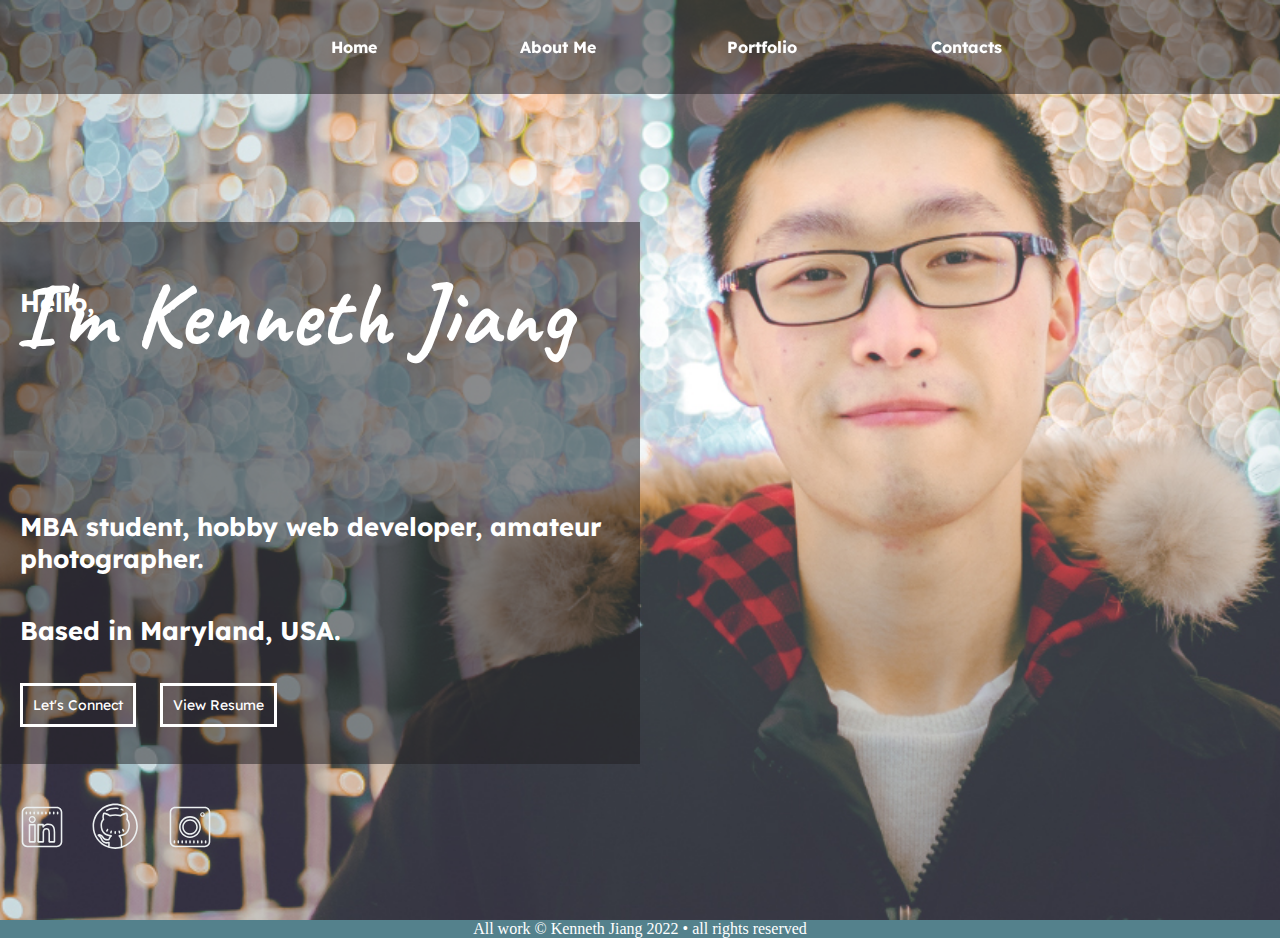
<file: index.html>
<!DOCTYPE html>
<html>

<head>
    <!-- HTML Meta Tags -->
    <title>Kenneth Jiang | Fueled By Passion</title>
    <meta name="description" content="The only impossible journey is the one you never begin. #onwardandupward #staycurious">
    <!-- Facebook Meta Tags -->
    <meta property="og:url" content="https://kdjiang390.github.io/">
    <meta property="og:type" content="website">
    <meta property="og:title" content="Kenneth Jiang | Fueled by Passion">
    <meta property="og:description" content="The only impossible journey is the one you never begin. #onwardandupward #staycurious">
    <meta property="og:image" content="https://kdjiang390.github.io/Assets/og_image.png">
    <!-- Twitter Meta Tags -->
    <meta name="twitter:card" content="summary_large_image">
    <meta property="twitter:domain" content="kdjiang390.github.io">
    <meta property="twitter:url" content="https://kdjiang390.github.io/">
    <meta name="twitter:title" content="Kenneth Jiang | Fueled by Passion">
    <meta name="twitter:description" content="The only impossible journey is the one you never begin. #onwardandupward #staycurious">
    <meta name="twitter:image" content="https://kdjiang390.github.io/Assets/og_image.png">
    <!-- Other head stuff -->
    <meta name="viewport" content="width=device-width, initial-scale=1">
    <meta charset="utf-8">
    <link href='./stylesheets/style.css' rel='stylesheet'>
    <link rel="preconnect" href="https://fonts.googleapis.com">
    <link rel="preconnect" href="https://fonts.gstatic.com" crossorigin>
    <link href="https://fonts.googleapis.com/css2?family=Bad+Script&family=Caveat:wght@600&family=Lexend+Deca:wght@600&family=Libre+Baskerville:wght@700&family=Manrope:wght@200;700&display=swap" rel="stylesheet">
</head>
<body>   
    <div class = "index_introheader">
        <div id ="nav">
            <ul>
                <li><a href="./index.html">Home</a></li>
                <li><a href="./aboutme.html">About Me</a></li>
                <li><a href="./portfolio.html">Portfolio</a></li>
                <li><a href="./contacts.html">Contacts</a></li>
            </ul>
        </div>
        <div id="intro_liners">
            <h2>Hello,</h2>
            <h1>I'm Kenneth Jiang</h1>
            <h3>MBA student, hobby web developer, amateur photographer.</h3>
            <h3>Based in Maryland, USA. </h3>
            <ul>
                <li><a id="btn_connect" href="https://www.linkedin.com/in/kdj390/" target="_blank">Let's Connect</a></li>
                <li><a id="btn_resume" href="./Downloadables/111622 - Kenneth Jiang Resume.pdf" download="KJ-Resume.pdf">View Resume</a></li>
            </ul>
        </div>
        <div id="socialmedia">
            <ul>
                <li><a id="linkedin" href="https://www.linkedin.com/in/kdj390/" target="_blank"><img src="./Assets/icons8-linkedin-50.svg" alt="linkedin" width="50" height="50"></a></li>
                <li><a id="github" href="https://github.com/kdjiang390" target="_blank"><img src="./Assets/icons8-github-50.svg" alt="github" width="50" height="50"></a></li>
                <li><a id="instagram" href="https://www.instagram.com/kenjazn3/" target="_blank"><img src="./Assets/icons8-instagram-50.svg" alt="instagram" width="50" height="50"></a></li>
            </ul>
        </div>
    </div>
    <footer>All work © Kenneth Jiang 2022 • all rights reserved</footer>
</body>
</file>
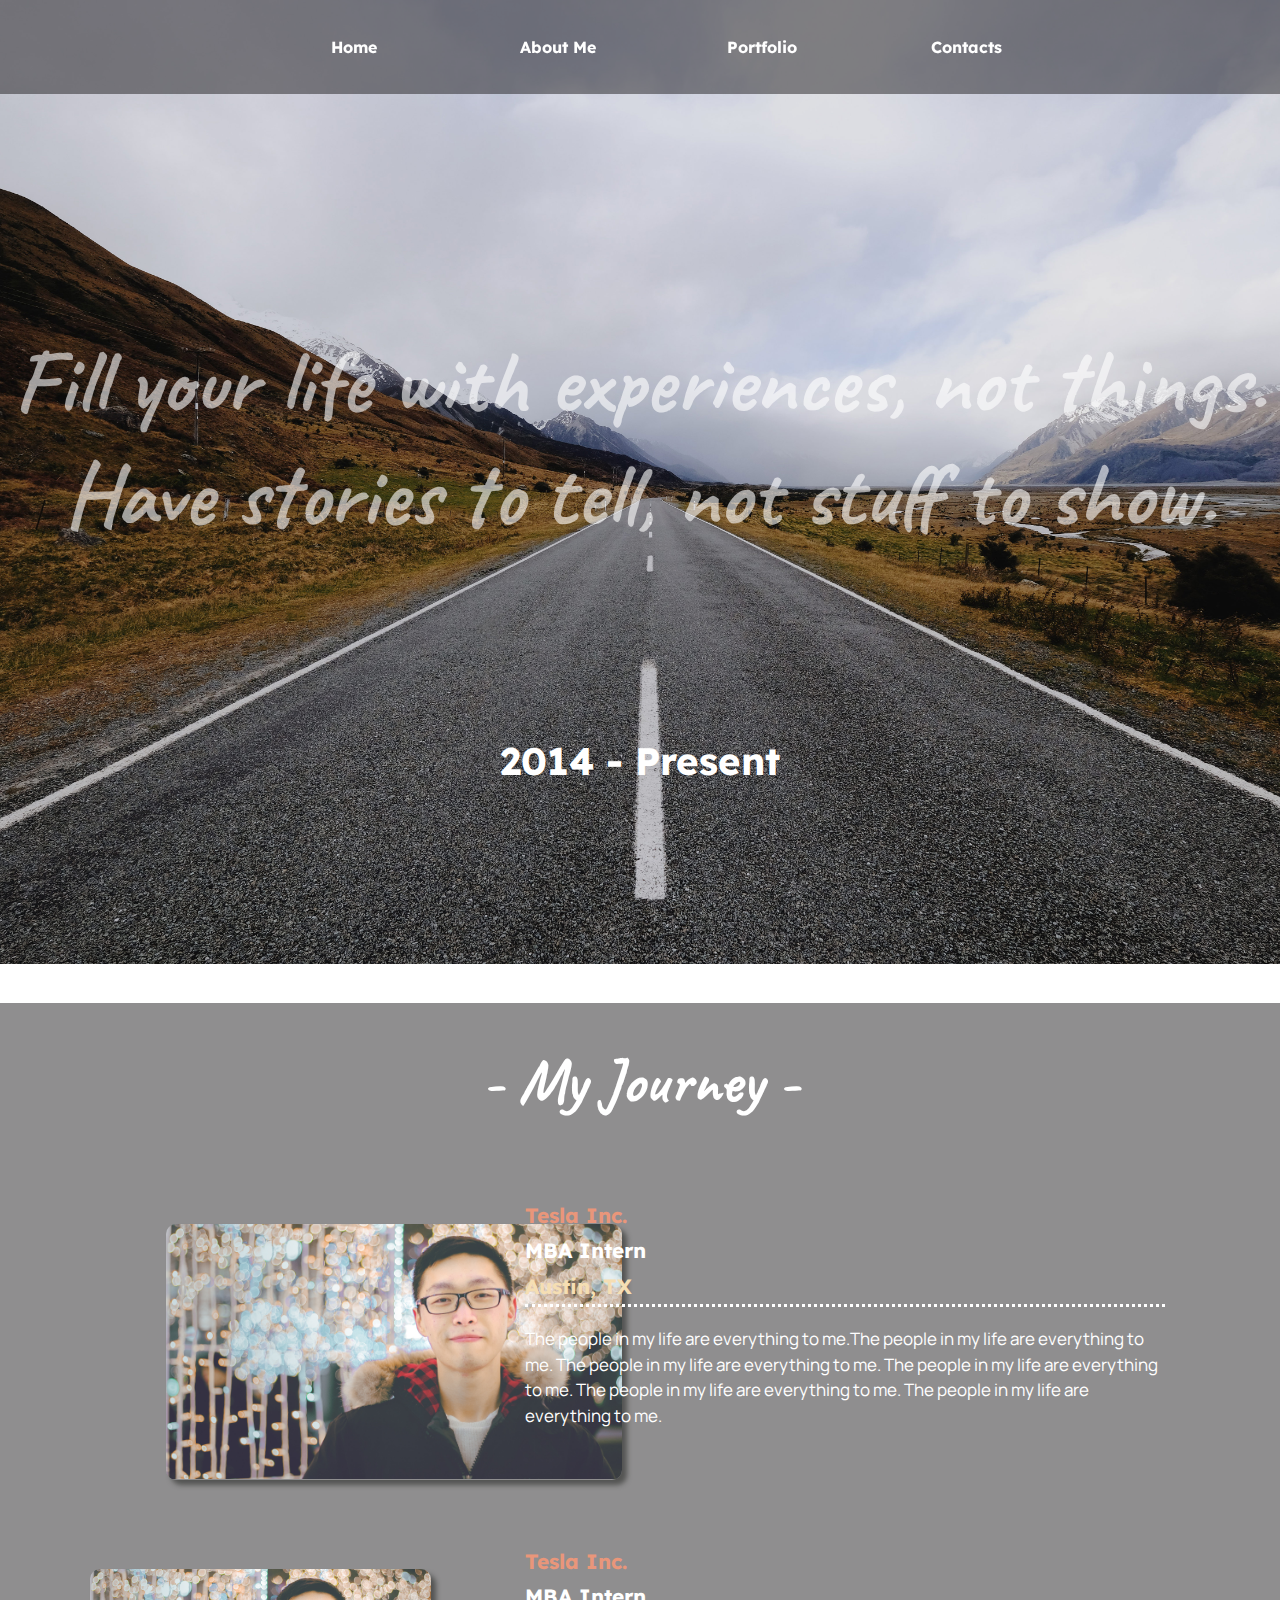
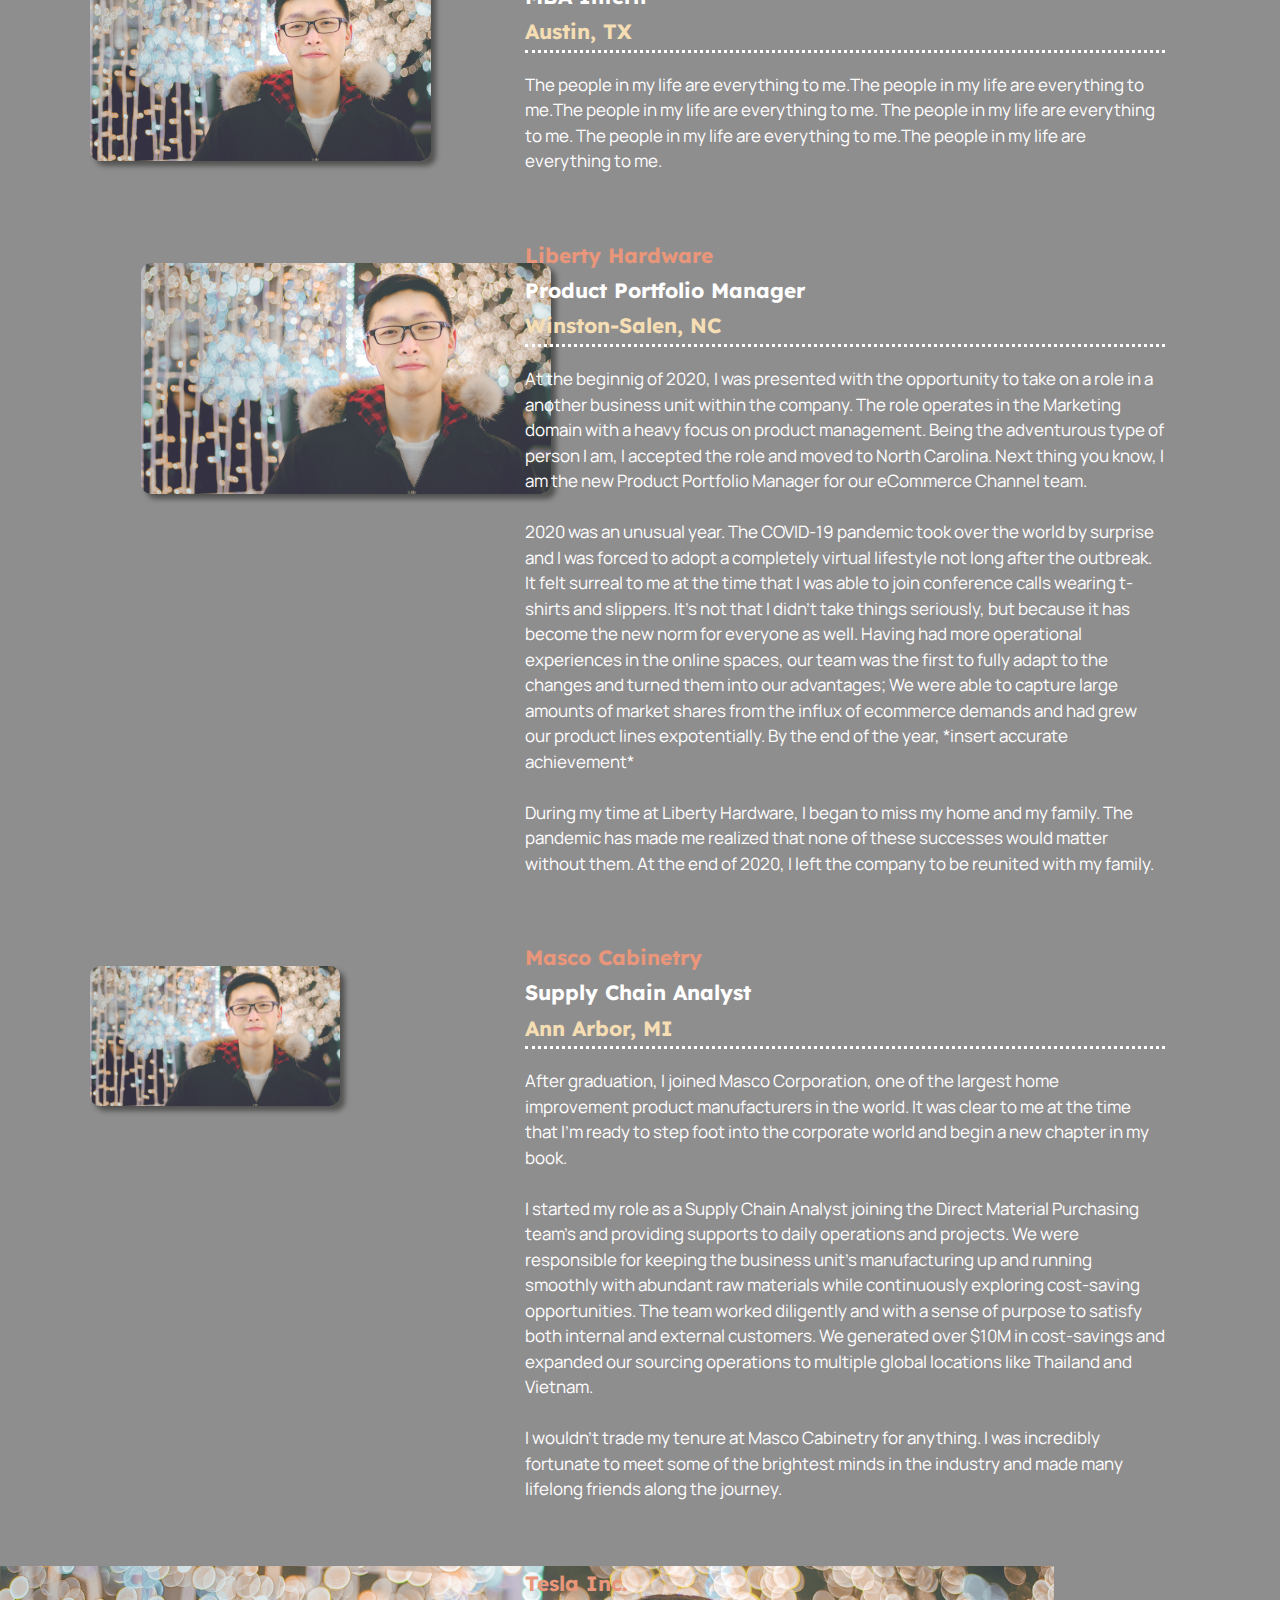
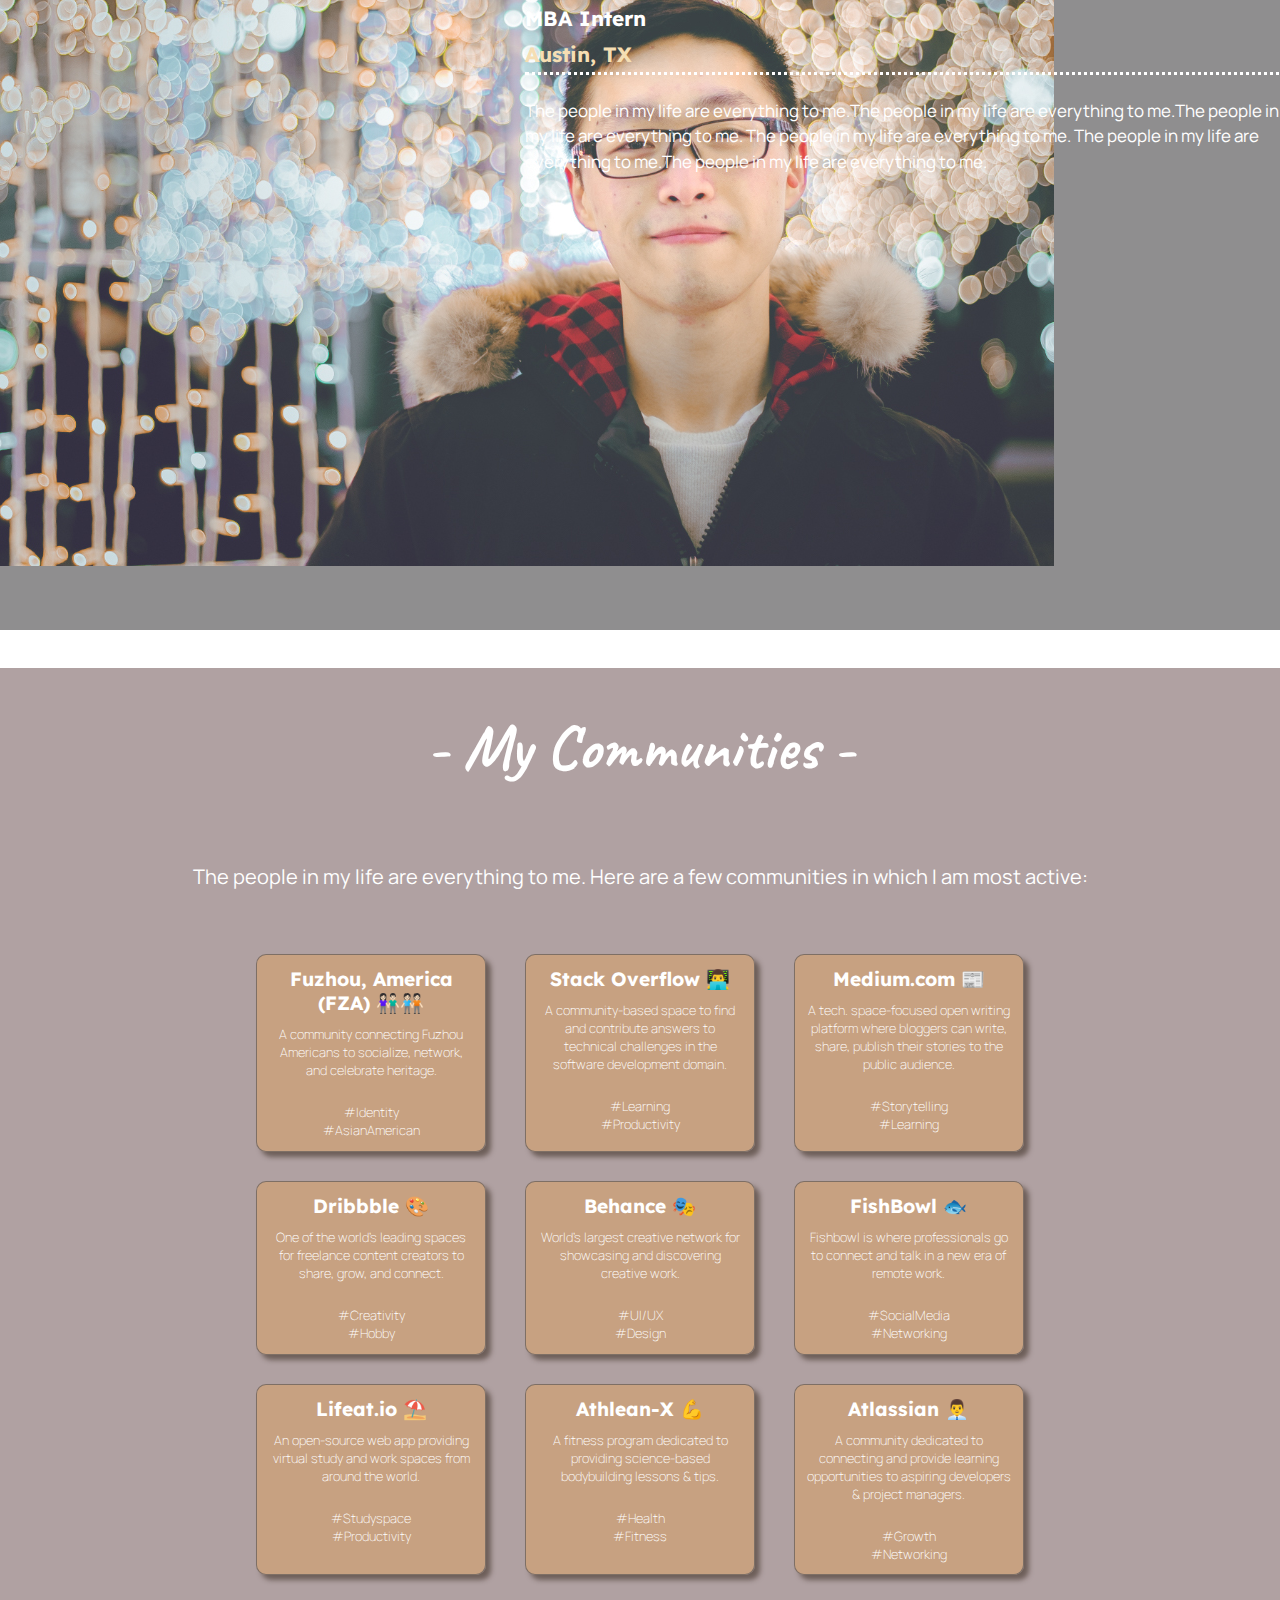
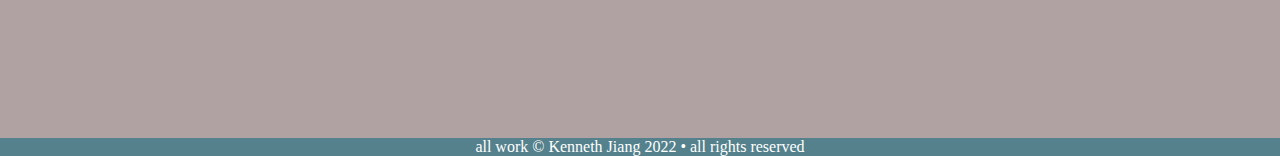
<file: aboutme-wip.html>
<!DOCTYPE html>
<html>

<head>
    <!-- HTML Meta Tags -->
    <title>Kenneth Jiang | Fueled By Passion</title>
    <meta name="description" content="The only impossible journey is the one you never begin. #onwardandupward #staycurious">
    <!-- Facebook Meta Tags -->
    <meta property="og:url" content="https://kdjiang390.github.io/">
    <meta property="og:type" content="website">
    <meta property="og:title" content="Kenneth Jiang | Fueled by Passion">
    <meta property="og:description" content="The only impossible journey is the one you never begin. #onwardandupward #staycurious">
    <meta property="og:image" content="https://kdjiang390.github.io/Assets/og_image.png">
    <!-- Twitter Meta Tags -->
    <meta name="twitter:card" content="summary_large_image">
    <meta property="twitter:domain" content="kdjiang390.github.io">
    <meta property="twitter:url" content="https://kdjiang390.github.io/">
    <meta name="twitter:title" content="Kenneth Jiang | Fueled by Passion">
    <meta name="twitter:description" content="The only impossible journey is the one you never begin. #onwardandupward #staycurious">
    <meta name="twitter:image" content="https://kdjiang390.github.io/Assets/og_image.png">
    <!-- Other head stuff -->
    <meta name="viewport" content="width=device-width, initial-scale=1">
    <meta charset="utf-8">
    <link href='./stylesheets/style.css' rel='stylesheet'>
    <link rel="preconnect" href="https://fonts.googleapis.com">
    <link rel="preconnect" href="https://fonts.gstatic.com" crossorigin>
    <link href="https://fonts.googleapis.com/css2?family=Bad+Script&family=Caveat:wght@600&family=Lexend+Deca:wght@600&family=Libre+Baskerville:wght@200;700&family=Manrope:wght@200;700&display=swap" rel="stylesheet">
</head>
<body>
    <div class="aboutme_body"> 
        <div class = "aboutme_introheader">
            <div id ="nav">
                <ul>
                    <li><a href="./index.html">Home</a></li>
                    <li><a href="./aboutme.html">About Me</a></li>
                    <li><a href="./portfolio.html">Portfolio</a></li>
                    <li><a href="./contacts.html">Contacts</a></li>
                </ul>
            </div>
            <section class="intro_paragraph">
                <section class="intro_content">
                    <h1>Fill your life with experiences, not things. 
                        Have stories to tell, not stuff to show.</h1>
                    <br>
                    <p>2014 - Present</p>
                </section>
            </section>
        </div>
        <div class="journey_container">
            <section class="journey_content">
                <h1>- My Journey -</h1>
                <section class="journey_grid">
                    <img id= "tesla_image" src="./Assets/me.jpg" alt="">
                    <div id="tesla_content">
                        <h2 id="company">Tesla Inc.</h2>
                        <h3 id="title">MBA Intern</h3>
                        <h3 id="location">Austin, TX</h3>
                        <p>The people in my life are everything to me.The people in my life are everything to me.
                            The people in my life are everything to me.
                            The people in my life are everything to me.
                            The people in my life are everything to me.
                            The people in my life are everything to me.
                        </p>
                    </div>
                    <img id="umd_image" src="./Assets/me.jpg" alt="">
                    <div id="umd_content">
                        <h2 id="company">Tesla Inc.</h2>
                        <h3 id="title">MBA Intern</h3>
                        <h3 id="location">Austin, TX</h3>
                        <p>The people in my life are everything to me.The people in my life are everything to me.The people in my life are everything to me.
                            The people in my life are everything to me.
                            The people in my life are everything to me.The people in my life are everything to me.
                        </p>
                    </div>
                    <img id="hope_image" src="./Assets/me.jpg" alt="">
                    <div id="hope_content">
                        <h3 id="company">Tesla Inc.</h3>
                        <h3 id="title">MBA Intern</h3>
                        <h3 id="location">Austin, TX</h3>
                        <p>The people in my life are everything to me.The people in my life are everything to me.The people in my life are everything to me.
                            The people in my life are everything to me.
                            The people in my life are everything to me.The people in my life are everything to me.
                        </p>
                    </div>
                    <img id="liberty_image" src="./Assets/me.jpg" alt="">
                    <div id="liberty_content">
                        <h2 id="company">Liberty Hardware</h2>
                        <h3 id="title">Product Portfolio Manager</h3>
                        <h3 id="location">Winston-Salen, NC</h3>
                        <p>At the beginnig of 2020, I was presented with the opportunity to take on a role in a another business unit within the company. 
                            The role operates in the Marketing domain with a heavy focus on product management. Being the adventurous type of person I am,
                            I accepted the role and moved to North Carolina. Next thing you know, I am the new Product Portfolio Manager for our eCommerce Channel team.
                            <br>
                            <br>
                            2020 was an unusual year. The COVID-19 pandemic took over the world by surprise and I was forced to adopt a completely virtual lifestyle not long after the outbreak.
                            It felt surreal to me at the time that I was able to join conference calls wearing t-shirts and slippers. It's not that I didn't take things seriously, but because it has become the new norm for everyone as well.
                            Having had more operational experiences in the online spaces, our team was the first to fully adapt to the changes and turned them into our advantages; We were able to capture large amounts of
                            market shares from the influx of ecommerce demands and had grew our product lines expotentially. By the end of the year, *insert accurate achievement*
                            <br>
                            <br>
                            During my time at Liberty Hardware, I began to miss my home and my family. The pandemic has made me realized that none of these successes would matter without them. At the end of 2020, I left the company to be reunited with my family.

                        </p>
                    </div>
                    <img id="cab_image" src="./Assets/me.jpg" alt="">
                    <div id="cab_content">
                        <h2 id="company">Masco Cabinetry</h2>
                        <h3 id="title">Supply Chain Analyst</h3>
                        <h3 id="location">Ann Arbor, MI</h3>
                        <p>After graduation, I joined Masco Corporation, one of the largest home improvement product manufacturers
                            in the world. It was clear to me at the time that I'm ready to step foot into the corporate world and begin a new chapter in my book.
                            <br>
                            <br>
                            I started my role as a Supply Chain Analyst joining the Direct Material Purchasing team's and providing supports to daily operations and projects.
                            We were responsible for keeping the business unit's manufacturing up and running smoothly with abundant raw materials while continuously 
                            exploring cost-saving opportunities. The team worked diligently and with a sense of purpose to satisfy both internal and external customers.
                            We generated over $10M in cost-savings and expanded our sourcing operations to multiple global locations like Thailand and Vietnam.
                            <br>
                            <br> 
                            I wouldn’t trade my tenure at Masco Cabinetry for anything. I was incredibly fortunate to meet some of the brightest minds in the industry
                            and made many lifelong friends along the journey.
                        </p>
                    </div>
                </section>
            </section>
        </div>
        <div class = "community_container">
            <section id="community_text">
                <h1>- My Communities -</h1>
                <p>The people in my life are everything to me. Here are a few communities in which I am most active:</p>
            </section>
            <section class="community_grid">
                <section class="fza_wrapper">
                    <section id="fza_text"><a href="https://www.fuzhouamerica.com/" target="_blank">
                        <h2>Fuzhou, America (FZA) 👫🏻🧑🏻‍🤝‍🧑🏻</h2>
                        <p>A community connecting Fuzhou Americans to socialize, network, and celebrate heritage.</p>
                        <br>
                        <p>#Identity</p>
                        <p>#AsianAmerican</p>
                    </a></section>
                </section>
                <section class="stackoverflow_wrapper">
                    <section id="stackoverflow_text"><a href="https://stackoverflow.com/" target="_blank">
                        <h2>Stack Overflow 👨‍💻</h2>
                        <p>A community-based space to find and contribute answers to technical challenges in the software development domain.</p>
                        <br>
                        <p>#Learning</p>
                        <p>#Productivity</p>
                    </a></section>
                </section>
                <section class="medium_wrapper">
                    <section id="medium_text"><a href="https://stackoverflow.com/" target="_blank">
                        <h2>Medium.com 📰</h2>
                        <p>A tech. space-focused open writing platform where bloggers can write, share, publish their stories to the public audience.</p>
                        <br>
                        <p>#Storytelling</p>
                        <p>#Learning</p>
                    </a></section>
                </section>
                <section class="dribbble_wrapper">
                    <section id="dribble_text"><a href="https://dribbble.com/" target="_blank">
                        <h2>Dribbble 🎨</h2>
                        <p>One of the world’s leading spaces for freelance content creators to share, grow, and connect.</p>
                        <br>
                        <p>#Creativity</p>
                        <p>#Hobby</p>
                    </a></section>
                </section>
                <section class="behance_wrapper">
                    <section id="behance_text"><a href="https://www.behance.net/" target="_blank">
                        <h2>Behance 🎭</h2>
                        <p> World's largest creative network for showcasing and discovering creative work.</p>
                        <br>
                        <p> #UI/UX</p>
                        <p>#Design</p>
                    </a></section>
                </section>
                <section class="fishbowl_wrapper">
                    <section id="fishbowl_text"><a href="https://www.fishbowlapp.com/" target="_blank">
                        <h2>FishBowl 🐟</h2>
                        <p>Fishbowl is where professionals go to connect and talk in a new era of remote work.</p>
                        <br>
                        <p>#SocialMedia</p>
                        <p>#Networking</p>
                    </a></section>
                </section>
                <section class="lifeat_wrapper">
                    <section id="lifeat_text"><a href="https://www.lifeat.io/" target="_blank">
                        <h2>Lifeat.io ⛱️</h2>
                        <p>An open-source web app providing virtual study and work spaces from around the world.</p>
                        <br>
                        <p>#Studyspace</p>
                        <p>#Productivity</p>
                    </a></section>
                </section>
                <section class="athleanx_wrapper">
                    <section id="athleanx_text"><a href="https://www.reddit.com/r/Athleanx/" target="_blank">
                        <h2>Athlean-X 💪</h2>
                        <p>A fitness program dedicated to providing science-based bodybuilding lessons & tips.</p>
                        <br>
                        <p>#Health</p>
                        <p>#Fitness</p>
                    </a></section>
                </section>
                <section class="atlassian_wrapper">
                    <section id="atlassian_text"><a href="https://community.atlassian.com/" target="_blank">
                        <h2>Atlassian 👨‍💼</h2>
                        <p>A community dedicated to connecting and provide learning opportunities to aspiring developers & project managers.</p>
                        <br>
                        <p>#Growth</p>
                        <p>#Networking</p>
                    </a></section>
                </section>
            </section>
        </div>
    </div>
    <footer>all work © Kenneth Jiang 2022 • all rights reserved</footer>  
</body>
</file>
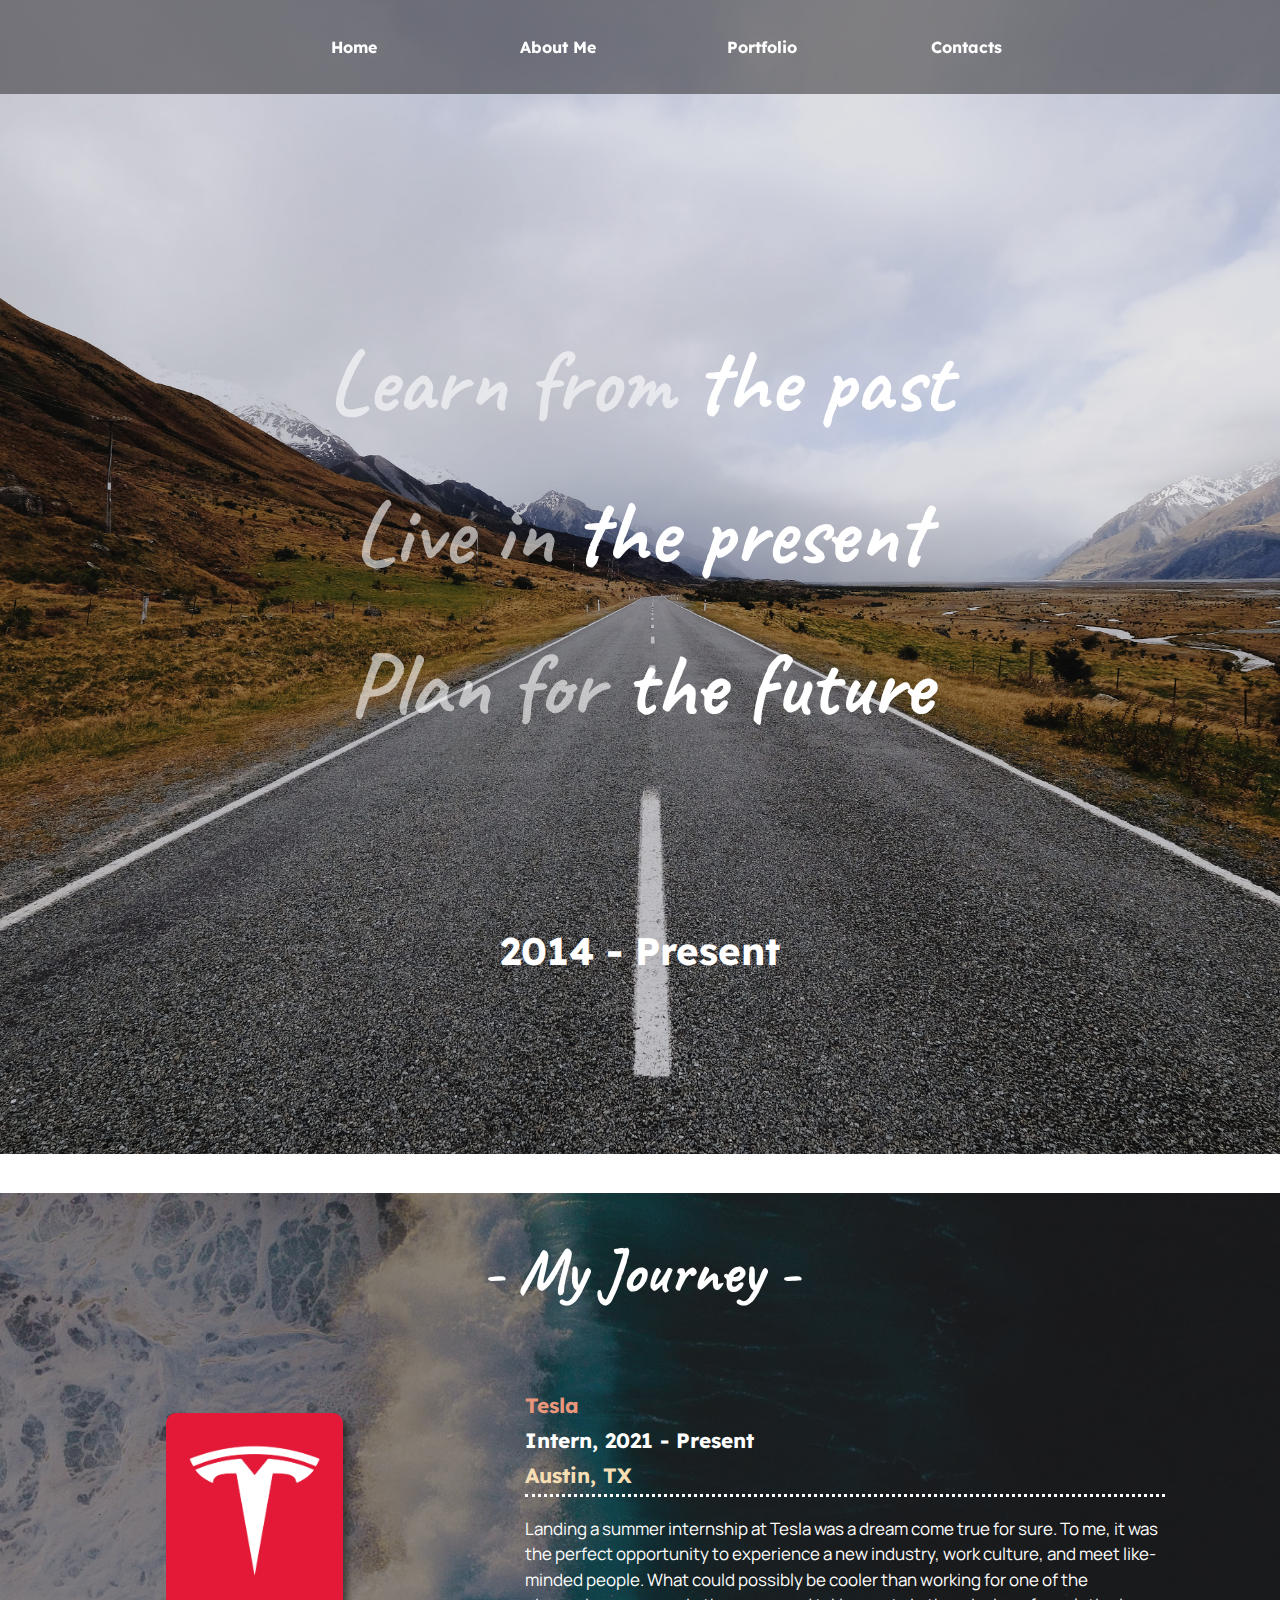
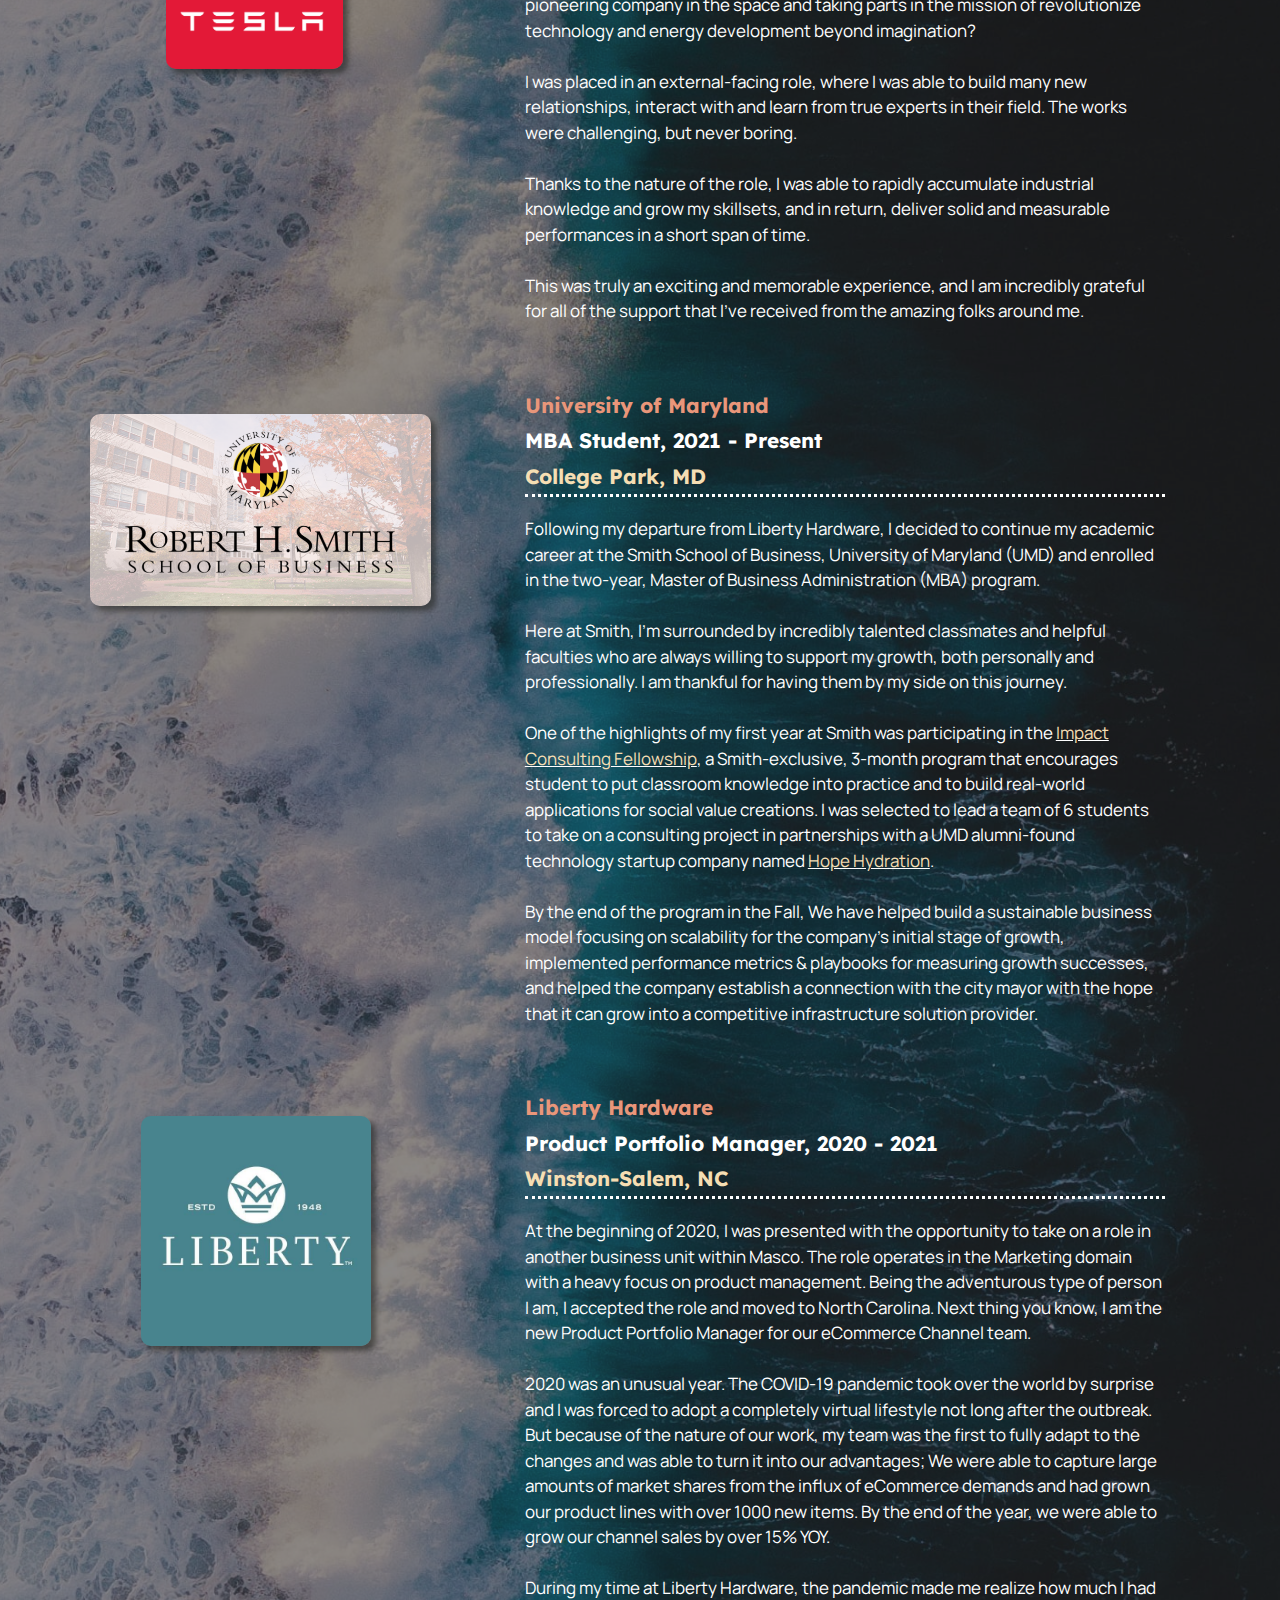
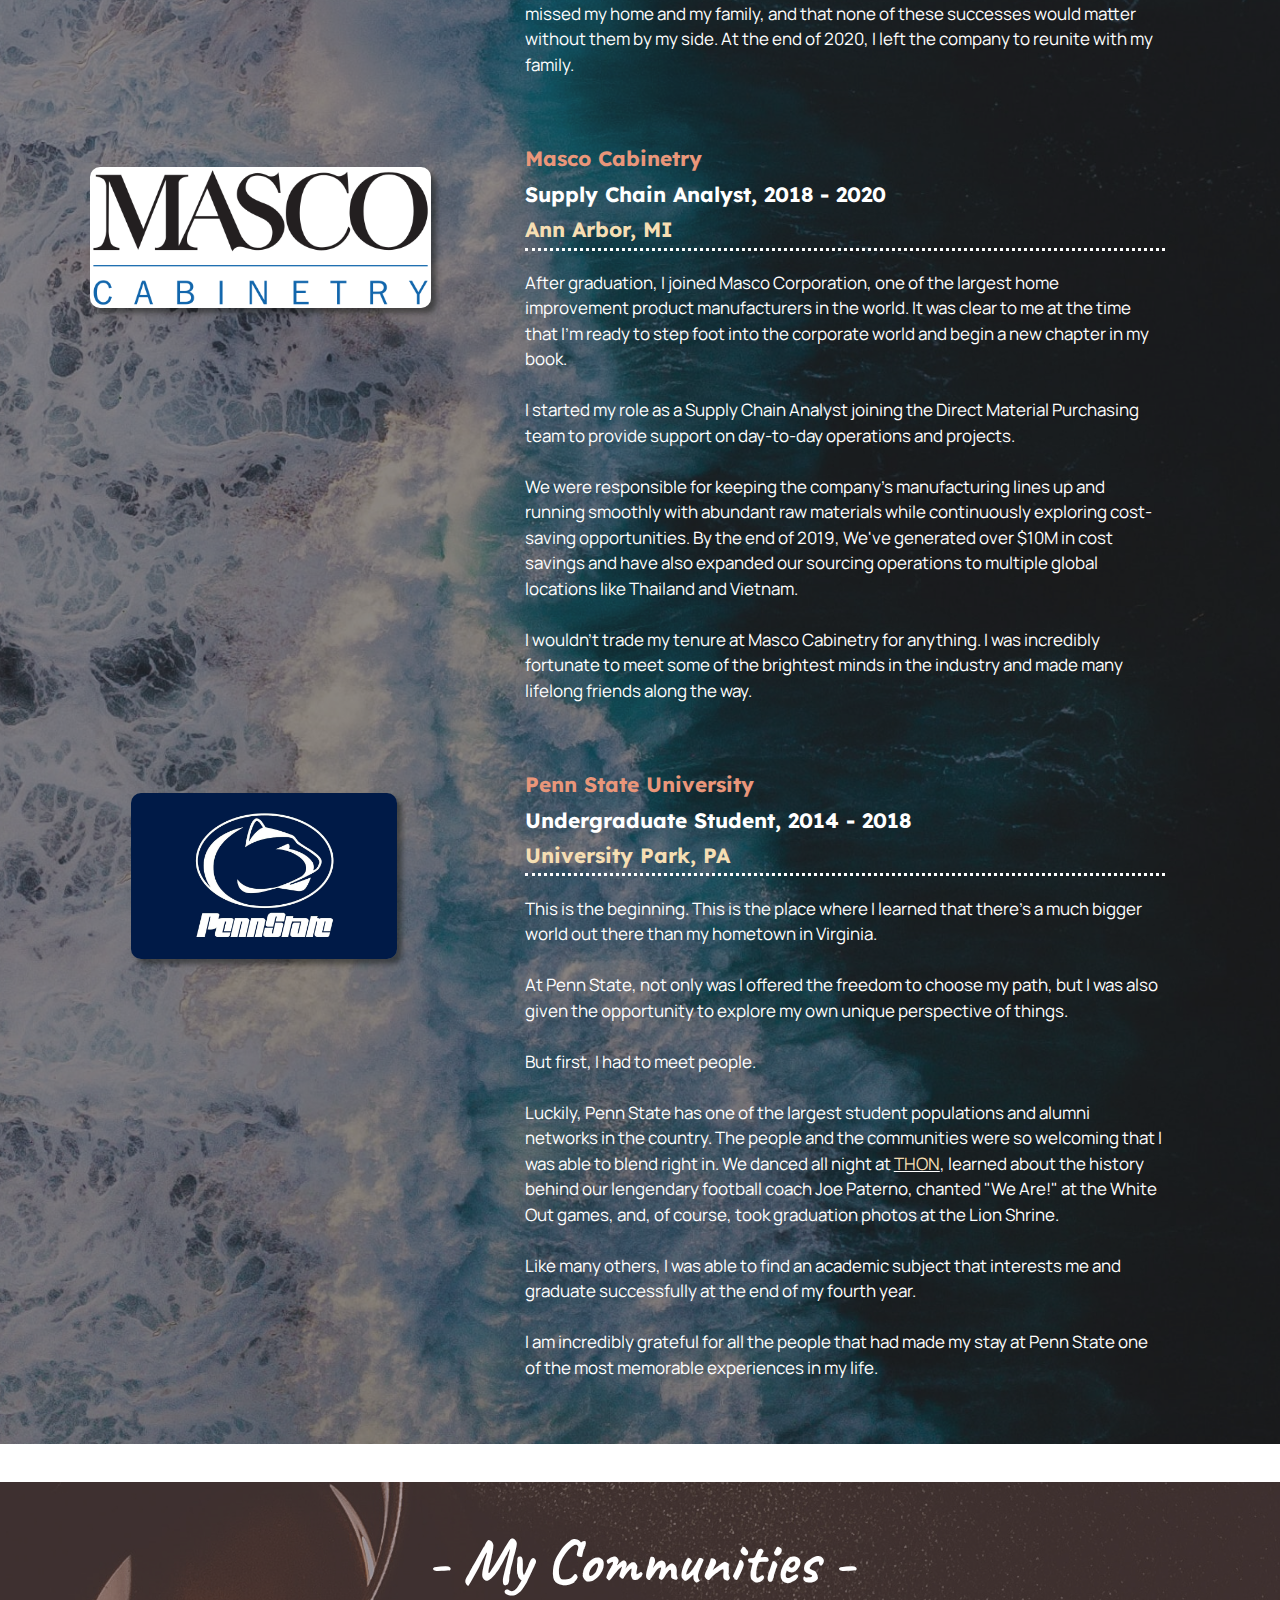
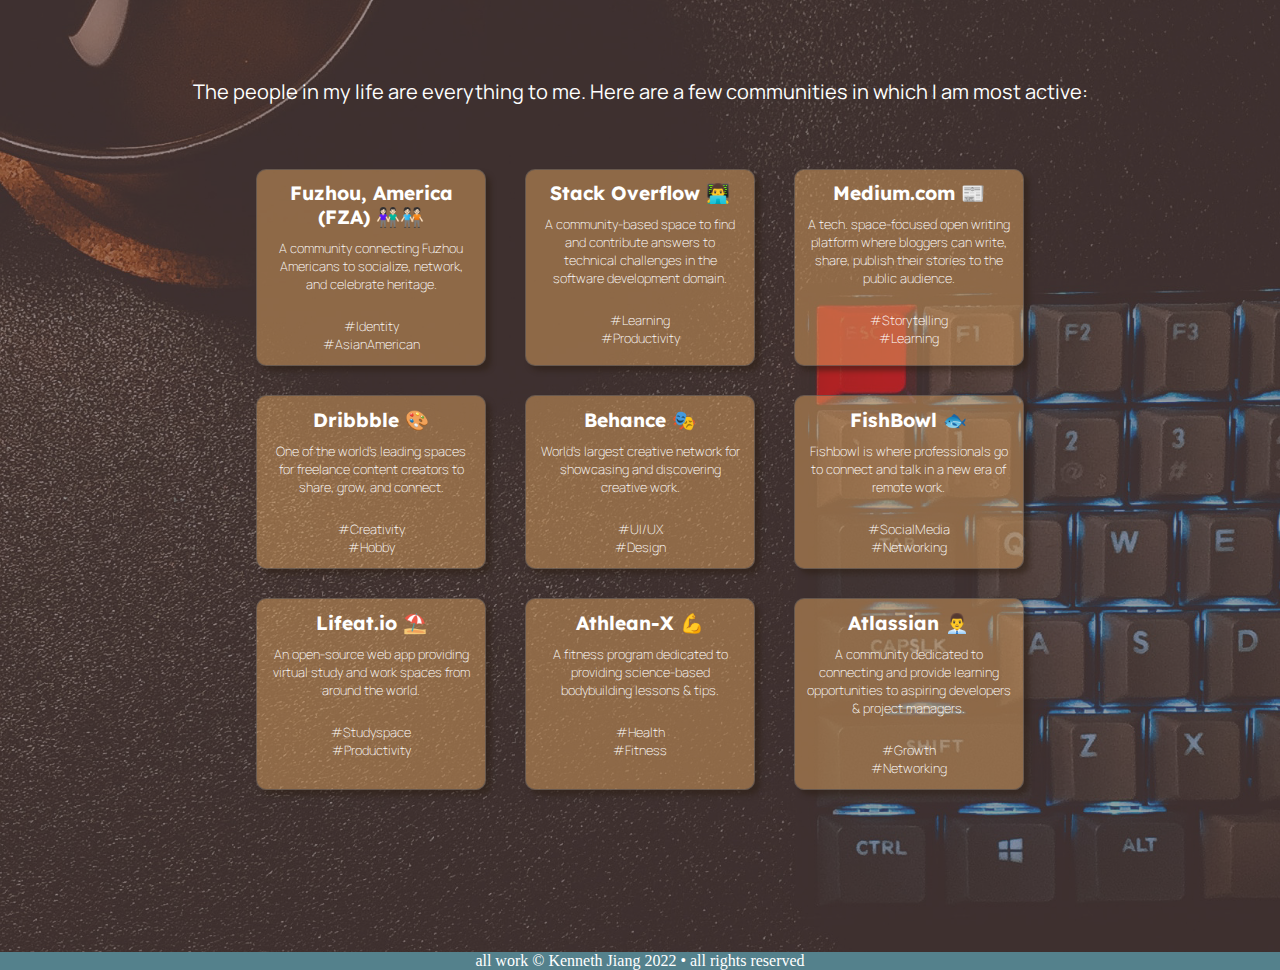
<file: aboutme.html>
<!DOCTYPE html>
<html>

<head>
    <!-- HTML Meta Tags -->
    <title>Kenneth Jiang | Fueled By Passion</title>
    <meta name="description" content="The only impossible journey is the one you never begin. #onwardandupward #staycurious">
    <!-- Facebook Meta Tags -->
    <meta property="og:url" content="https://kdjiang390.github.io/">
    <meta property="og:type" content="website">
    <meta property="og:title" content="Kenneth Jiang | Fueled by Passion">
    <meta property="og:description" content="The only impossible journey is the one you never begin. #onwardandupward #staycurious">
    <meta property="og:image" content="https://kdjiang390.github.io/Assets/og_image.png">
    <!-- Twitter Meta Tags -->
    <meta name="twitter:card" content="summary_large_image">
    <meta property="twitter:domain" content="kdjiang390.github.io">
    <meta property="twitter:url" content="https://kdjiang390.github.io/">
    <meta name="twitter:title" content="Kenneth Jiang | Fueled by Passion">
    <meta name="twitter:description" content="The only impossible journey is the one you never begin. #onwardandupward #staycurious">
    <meta name="twitter:image" content="https://kdjiang390.github.io/Assets/og_image.png">
    <!-- Other head stuff -->
    <meta name="viewport" content="width=device-width, initial-scale=1">
    <meta charset="utf-8">
    <link href='./stylesheets/style.css' rel='stylesheet'>
    <link rel="preconnect" href="https://fonts.googleapis.com">
    <link rel="preconnect" href="https://fonts.gstatic.com" crossorigin>
    <link href="https://fonts.googleapis.com/css2?family=Bad+Script&family=Caveat:wght@600&family=Lexend+Deca:wght@600&family=Libre+Baskerville:wght@200;700&family=Manrope:wght@200;700&display=swap" rel="stylesheet">
</head>
<body>
    <div class="aboutme_body"> 
        <div class = "aboutme_introheader">
            <div id ="nav">
                <ul>
                    <li><a href="./index.html">Home</a></li>
                    <li><a href="./aboutme.html">About Me</a></li>
                    <li><a href="./portfolio.html">Portfolio</a></li>
                    <li><a href="./contacts.html">Contacts</a></li>
                </ul>
            </div>
            <section class="intro_paragraph">
                <section class="intro_content">
                    <h1>Learn from <span style="color: white;">the past</span></h1>
                    <h1>Live in <span style="color: white;">the present</span></h1>
                    <h1> Plan for <span style="color: white;">the future</span></h1>
                    <br>
                    <p>2014 - Present</p>
                </section>
            </section>
        </div>
        <div class="journey_background">
            <div class="journey_container">
                <section class="journey_content">
                    <h1>- My Journey -</h1>
                    <section class="journey_grid">
                        <img id= "tesla_image" src="./Assets/Tesla.jpg" alt="">
                        <div id="tesla_content">
                            <h2 id="company">Tesla</h2>
                            <h3 id="title">Intern, 2021 - Present</h3>
                            <h3 id="location">Austin, TX</h3>
                            <p>Landing a summer internship at Tesla was a dream come true for sure. 
                                To me, it was the perfect opportunity to experience a new industry, work culture, and meet like-minded people. What could possibly be cooler than
                                working for one of the pioneering company in the space and taking parts in the mission of revolutionize technology and energy development beyond imagination?  
                                <br>
                                <br>
                                I was placed in an external-facing role, where I was able to build many new relationships, interact with and learn from true experts in their field. The works were challenging, but never boring. 
                                <br>
                                <br>                                
                                Thanks to the nature of the role, I was able to rapidly accumulate industrial knowledge and grow my skillsets, and in return, deliver solid and measurable performances in a short span of time.
                                <br>
                                <br>
                                This was truly an exciting and memorable experience, and I am incredibly grateful for all of the support that I've received from the amazing folks around me. 
                            </p>
                        </div>
                        <img id="umd_image" src="./Assets/umd.jpg" alt="">
                        <div id="umd_content">
                            <h2 id="company">University of Maryland</h2>
                            <h3 id="title">MBA Student, 2021 - Present</h3>
                            <h3 id="location">College Park, MD</h3>
                            <p> Following my departure from Liberty Hardware, I decided to continue my academic career at the Smith School of Business, University of Maryland (UMD)
                                and enrolled in the two-year, Master of Business Administration (MBA) program.  
                                <br>
                                <br>
                                Here at Smith, I'm surrounded by incredibly talented classmates and helpful faculties who are always willing
                                to support my growth, both personally and professionally. I am thankful for having them by my side on this journey.
                                <br>
                                <br>
                                One of the highlights of my first year at Smith was participating in the
                                <u><a id = "ICF" href="https://www.rhsmith.umd.edu/centers/social-value-creation/programs/impact-consulting-fellowship" target="_blank"> Impact Consulting Fellowship</a></u>, 
                                a Smith-exclusive, 3-month program that encourages student to put classroom knowledge into 
                                practice and to build real-world applications for social value creations. I was selected to lead a team of 6 students to take on a consulting project in partnerships 
                                with a UMD alumni-found technology startup company named <u><a id= hopehydration href= "https://hopehydrate.com/" target="_blank"> Hope Hydration</a></u>.
                                <br>
                                <br>
                                By the end of the program in the Fall, We have helped build a sustainable business model focusing on scalability for the company's initial stage of growth, implemented performance 
                                metrics & playbooks for measuring growth successes, and helped the company establish a connection with the city mayor with the hope that it can grow into a competitive infrastructure solution provider.
                            </p>
                        </div>
                        <img id="liberty_image" src="./Assets/liberty.jpg" alt="">
                        <div id="liberty_content">
                            <h2 id="company">Liberty Hardware</h2>
                            <h3 id="title">Product Portfolio Manager, 2020 - 2021</h3>
                            <h3 id="location">Winston-Salem, NC</h3>
                            <p>At the beginning of 2020, I was presented with the opportunity to take on a role in another business unit within Masco. 
                                The role operates in the Marketing domain with a heavy focus on product management. Being the adventurous type of person I am,
                                I accepted the role and moved to North Carolina. Next thing you know, I am the new Product Portfolio Manager for our eCommerce Channel team.
                                <br>
                                <br>
                                2020 was an unusual year. The COVID-19 pandemic took over the world by surprise and I was forced to adopt a completely virtual lifestyle not long after the outbreak. 
                                But because of the nature of our work, my team was the first to fully adapt to the changes and was able to turn it into our advantages; We were able to capture large amounts of
                                market shares from the influx of eCommerce demands and had grown our product lines with over 1000 new items. By the end of the year, we were able to grow our channel sales by over 15% YOY.
                                <br>
                                <br>
                                During my time at Liberty Hardware, the pandemic made me realize how much I had missed my home and my family, and that none of these successes would matter without them by  
                                my side. At the end of 2020, I left the company to reunite with my family.
                            </p>
                        </div>
                        <img id="cab_image" src="./Assets/cabs.png" alt="">
                        <div id="cab_content">
                            <h2 id="company">Masco Cabinetry</h2>
                            <h3 id="title">Supply Chain Analyst, 2018 - 2020</h3>
                            <h3 id="location">Ann Arbor, MI</h3>
                            <p>After graduation, I joined Masco Corporation, one of the largest home improvement product manufacturers
                                in the world. It was clear to me at the time that I'm ready to step foot into the corporate world and begin a new chapter in my book.
                                <br>
                                <br>
                                I started my role as a Supply Chain Analyst joining the Direct Material Purchasing team to provide support on day-to-day operations and projects.
                                <br>
                                <br>
                                We were responsible for keeping the company's manufacturing lines up and running smoothly with abundant raw materials while continuously 
                                exploring cost-saving opportunities. By the end of 2019, We've generated over $10M in cost savings and have also expanded our sourcing operations to multiple 
                                global locations like Thailand and Vietnam.
                                <br>
                                <br> 
                                I wouldn’t trade my tenure at Masco Cabinetry for anything. I was incredibly fortunate to meet some of the brightest minds in the industry
                                and made many lifelong friends along the way.
                            </p>
                        </div>
                        <img id= "psu_image" src="./Assets/psu.jpg" alt="">
                        <div id="psu_content">
                            <h2 id="company">Penn State University</h2>
                            <h3 id="title">Undergraduate Student, 2014 - 2018</h3>
                            <h3 id="location">University Park, PA</h3>
                            <p>This is the beginning. This is the place where I learned that there's a much bigger world out there than my hometown in Virginia. 
                                <br>
                                <br>
                                At Penn State, not only was I offered the freedom to choose my path, but I was also given the opportunity to explore my own unique perspective of things.
                                <br>
                                <br>
                                But first, I had to meet people.
                                <br>
                                <br>
                                Luckily, Penn State has one of the largest student populations and alumni networks in the country. The people and the communities were so welcoming that I was able to blend right in.
                                We danced all night at <u><a id = "thon" href="https://thon.org/" target="_blank">THON</a></u>, learned about the history behind our lengendary football coach Joe Paterno, chanted "We Are!" at the White Out games,
                                and, of course, took graduation photos at the Lion Shrine.
                                <br>
                                <br>
                                Like many others, I was able to find an academic subject that interests me and graduate successfully at the end of my fourth year.
                                <br>
                                <br>
                                I am incredibly grateful for all the people that had made my stay at Penn State one of the most
                                memorable experiences in my life. 
                            </p>
                        </div>
                    </section>
                </section>
            </div>
        </div>
        <div class="community_background">
            <div class = "community_container">
                <section id="community_text">
                    <h1>- My Communities -</h1>
                    <p>The people in my life are everything to me. Here are a few communities in which I am most active:</p>
                </section>
                <section class="community_grid">
                    <section class="fza_wrapper">
                        <section id="fza_text"><a href="https://www.fuzhouamerica.com/" target="_blank">
                            <h2>Fuzhou, America (FZA) 👫🏻🧑🏻‍🤝‍🧑🏻</h2>
                            <p>A community connecting Fuzhou Americans to socialize, network, and celebrate heritage.</p>
                            <br>
                            <p>#Identity</p>
                            <p>#AsianAmerican</p>
                        </a></section>
                    </section>
                    <section class="stackoverflow_wrapper">
                        <section id="stackoverflow_text"><a href="https://stackoverflow.com/" target="_blank">
                            <h2>Stack Overflow 👨‍💻</h2>
                            <p>A community-based space to find and contribute answers to technical challenges in the software development domain.</p>
                            <br>
                            <p>#Learning</p>
                            <p>#Productivity</p>
                        </a></section>
                    </section>
                    <section class="medium_wrapper">
                        <section id="medium_text"><a href="https://medium.com/" target="_blank">
                            <h2>Medium.com 📰</h2>
                            <p>A tech. space-focused open writing platform where bloggers can write, share, publish their stories to the public audience.</p>
                            <br>
                            <p>#Storytelling</p>
                            <p>#Learning</p>
                        </a></section>
                    </section>
                    <section class="dribbble_wrapper">
                        <section id="dribble_text"><a href="https://dribbble.com/" target="_blank">
                            <h2>Dribbble 🎨</h2>
                            <p>One of the world’s leading spaces for freelance content creators to share, grow, and connect.</p>
                            <br>
                            <p>#Creativity</p>
                            <p>#Hobby</p>
                        </a></section>
                    </section>
                    <section class="behance_wrapper">
                        <section id="behance_text"><a href="https://www.behance.net/" target="_blank">
                            <h2>Behance 🎭</h2>
                            <p> World's largest creative network for showcasing and discovering creative work.</p>
                            <br>
                            <p> #UI/UX</p>
                            <p>#Design</p>
                        </a></section>
                    </section>
                    <section class="fishbowl_wrapper">
                        <section id="fishbowl_text"><a href="https://www.fishbowlapp.com/" target="_blank">
                            <h2>FishBowl 🐟</h2>
                            <p>Fishbowl is where professionals go to connect and talk in a new era of remote work.</p>
                            <br>
                            <p>#SocialMedia</p>
                            <p>#Networking</p>
                        </a></section>
                    </section>
                    <section class="lifeat_wrapper">
                        <section id="lifeat_text"><a href="https://www.lifeat.io/" target="_blank">
                            <h2>Lifeat.io ⛱️</h2>
                            <p>An open-source web app providing virtual study and work spaces from around the world.</p>
                            <br>
                            <p>#Studyspace</p>
                            <p>#Productivity</p>
                        </a></section>
                    </section>
                    <section class="athleanx_wrapper">
                        <section id="athleanx_text"><a href="https://www.reddit.com/r/Athleanx/" target="_blank">
                            <h2>Athlean-X 💪</h2>
                            <p>A fitness program dedicated to providing science-based bodybuilding lessons & tips.</p>
                            <br>
                            <p>#Health</p>
                            <p>#Fitness</p>
                        </a></section>
                    </section>
                    <section class="atlassian_wrapper">
                        <section id="atlassian_text"><a href="https://community.atlassian.com/" target="_blank">
                            <h2>Atlassian 👨‍💼</h2>
                            <p>A community dedicated to connecting and provide learning opportunities to aspiring developers & project managers.</p>
                            <br>
                            <p>#Growth</p>
                            <p>#Networking</p>
                        </a></section>
                    </section>
                </section>
            </div>
        </div>    
    </div>
    <footer>all work © Kenneth Jiang 2022 • all rights reserved</footer>  
</body>
</file>
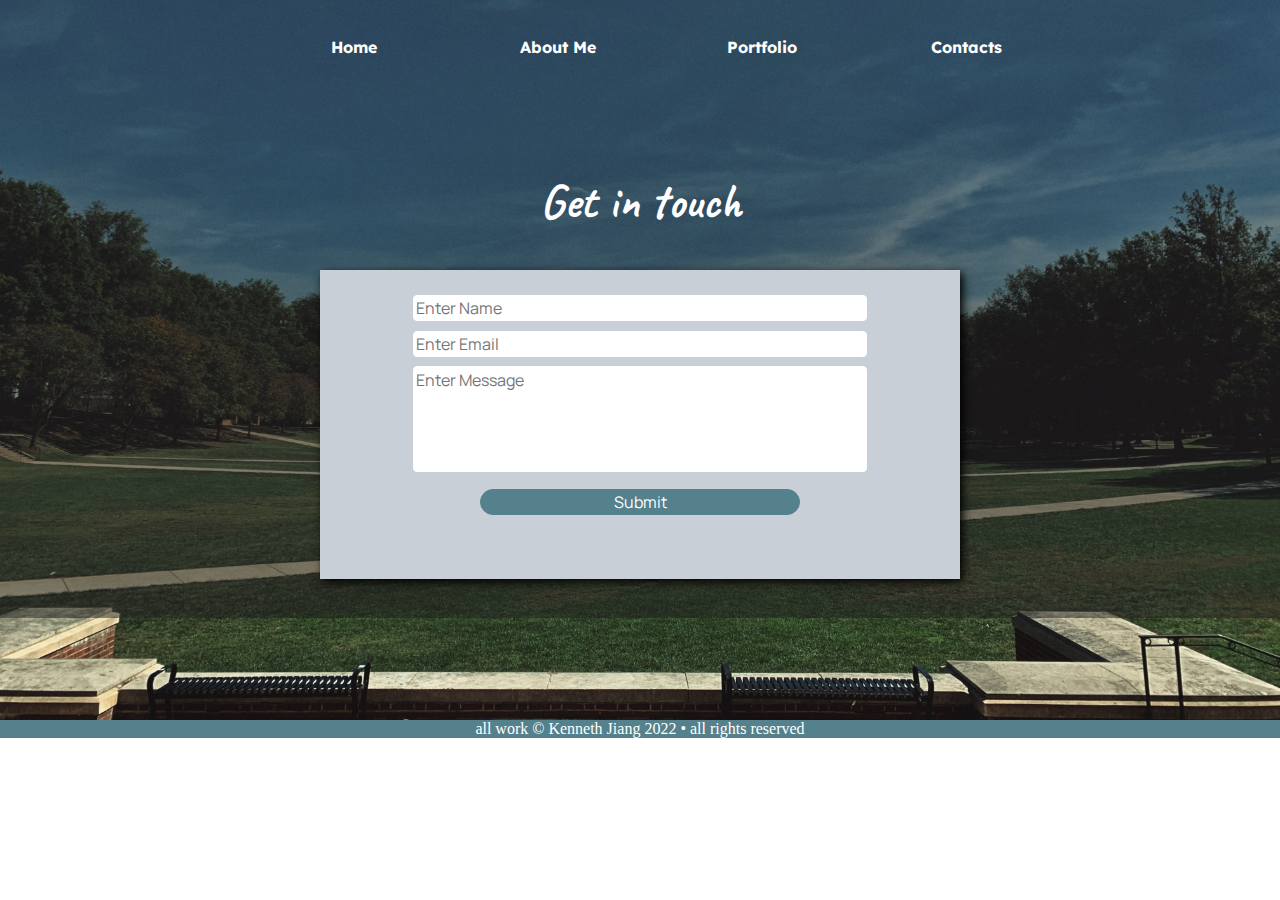
<file: contacts - Copy.html>
<!DOCTYPE html>
<html>

<head>
    <!-- HTML Meta Tags -->
    <title>Kenneth Jiang | Fueled By Passion</title>
    <meta name="description" content="The only impossible journey is the one you never begin. #onwardandupward #staycurious">
    <!-- Facebook Meta Tags -->
    <meta property="og:url" content="https://kdjiang390.github.io/">
    <meta property="og:type" content="website">
    <meta property="og:title" content="Kenneth Jiang | Fueled by Passion">
    <meta property="og:description" content="The only impossible journey is the one you never begin. #onwardandupward #staycurious">
    <meta property="og:image" content="https://kdjiang390.github.io/Assets/og_image.png">
    <!-- Twitter Meta Tags -->
    <meta name="twitter:card" content="summary_large_image">
    <meta property="twitter:domain" content="kdjiang390.github.io">
    <meta property="twitter:url" content="https://kdjiang390.github.io/">
    <meta name="twitter:title" content="Kenneth Jiang | Fueled by Passion">
    <meta name="twitter:description" content="The only impossible journey is the one you never begin. #onwardandupward #staycurious">
    <meta name="twitter:image" content="https://kdjiang390.github.io/Assets/og_image.png">
    <!-- Other head stuff -->
    <meta name="viewport" content="width=device-width, initial-scale=1">
    <meta charset="utf-8">
    <link href='./stylesheets/style.css' rel='stylesheet'>
    <link rel="preconnect" href="https://fonts.googleapis.com">
    <link rel="preconnect" href="https://fonts.gstatic.com" crossorigin>
    <link href="https://fonts.googleapis.com/css2?family=Bad+Script&family=Caveat:wght@600&family=Lexend+Deca:wght@600&family=Libre+Baskerville:wght@700&family=Manrope:wght@200;700&display=swap" rel="stylesheet">
</head>
<body> 
    <div class="contacts_body">
        <div class = "contacts_introheader">
            <div id ="nav">
                <ul>
                    <li><a href="./index.html">Home</a></li>
                    <li><a href="./aboutme.html">About Me</a></li>
                    <li><a href="./portfolio.html">Portfolio</a></li>
                    <li><a href="./contacts.html">Contacts</a></li>
                    </ul>
            </div>
            <section class="contact_form">
                <h1>Get in touch</h1>
                <form action="https://send.pageclip.co/TLqlWMpLSQsMhEKi399N8vcILRHuTzzL/ContactForm" class="pageclip-form" method="post">
                    <!-- Replace these inputs with your own. Make sure they have a "name" attribute! -->
                    
                    <!-- It looks like you are creating a contact form. These email and subject fields are special -->
                    <!-- See https://pageclip.co/docs#special-fields for more info -->
                    <input type="text" name="subject" placeholder="Enter Name" required/>
                    <input type="text" name="email" placeholder="Enter Email" required/>
                    <textarea type="text" name="message" placeholder="Enter Message" required></textarea>
                    <!-- This button will have a loading spinner. Keep the inner span for best results. -->
                    <button type="submit" class="pageclip-form__submit">
                        <span>Submit</span>
                    </button>
                </form>
            </section>
        </div>
    <script src="https://s.pageclip.co/v1/pageclip.js" charset="utf-8"></script></div>
    <footer>all work © Kenneth Jiang 2022 • all rights reserved</footer>  
</body>
</file>
<file: stylesheets/style.css>
:root{
  --soho_dgrey: rgb(78,79,84,1);
  --soho_white: rgb(255,255,255,1);
  --soho_lgrey: rgb(200, 207, 214,1);
  --soho_black: rgb(31,29,31,1);
  --soho_maroon: rgb(98,68,69,1);
  --soho_black_opaque: rgb(31,29,31,0.5);
  --soho_white_opaque:rgb(255,255,255,0.6);
  --soho_dgrey_opaque:rgb(78,79,84,0.6);
  --soho_lgrey_opaque:rgb(200,207,214,0.3);
  --soho_maroon_opaque: rgb(98,68,69,0.5);
  --coffeekey-teal: hsla(192, 25%, 44%, 1);
  --coffeekey-brown: hsla(29, 43%, 12%, 1);
  --coffeekey-grey: hsla(44, 8%, 35%, 1);
  --coffeekey-black: rgb(25, 27, 24);
  --coffeekey-teal_opaque: hsla(192, 25%, 44%, 0.5);
  --coffeekey-brown_opaque: hsla(29, 43%, 12%, 0.5);
  --coffeekey-grey_opaque: hsla(44, 8%, 35%, 0.5);
  --coffeekey-black_opaque: hsla(100, 6%, 10%, 0.5);
  --dirt: rgb(221, 162, 95, 0.5);
  --h4_font: 'Manrope', sans-serif;
  --h2_font: 'Bad Script', cursive;
  --h3_font: 'Lexend Deca', sans-serif;
  --h1_font: 'Libre Baskerville', serif;
  --h5_font: 'Caveat', cursive;
}

* {
  margin: 0;
  outline: 0;
  font-size: 100%;
  vertical-align: baseline;
  background: transparent;
}

/* DELTE WHEN ALL PAGES ARE COMPLETE*/
.intro_paragraph p{
  color: white;
  text-align: center;
  font-family: var(--h5_font);
  padding-top: 10%;
}
/* DELTE WHEN ALL PAGES ARE COMPLETE*/


footer {
  color: white;
  text-align: center;
  position: static;
  bottom: 0;
  width: 100%;
  background-color: var(--coffeekey-teal);
  background-repeat: no-repeat;
  background-size: cover;
}

.index_introheader{
  background-image: url(https://kdjiang390.github.io/Assets/me.jpg);
  background-repeat: no-repeat;
  background-size: cover;
  background-position: center;
  right: 0;
  top: 0;
  aspect-ratio: 16/9;
}

#nav {
  position: sticky;
  position:-webkit-sticky;
  width: 100%;
  top: 0;
  text-align: center;
  background-color: var(--soho_black_opaque);
}

#nav ul li {

  font-weight: bold;
  font-size: 100%;
  display: inline-block;
  padding: 3% 0px 3% 0px;
  transition: background .5s;
  width: 200px;
  height: 10%;
}
  
#nav ul li:hover {
  background-color: var(--coffeekey-teal);
  cursor: pointer; 
  transition: background .5s;
}

#nav ul li a {
  font-family: var(--h3_font);
  color: var(--soho_white);
  text-decoration: none;
}

#intro_liners{
  word-break:break-word;
  text-align: left;
  white-space: normal;
  background-color: var(--soho_black_opaque);
  width: 50vw;
  padding: 0px 0px 0px 0px;
  margin-top: 10%;
}

#intro_liners h1 {
  width: fit-content;
  color: var(--soho_white);
  font-size:7vw;
  bottom: 100px;
  font-family: var(--h5_font);
  font-weight: bold;
  position: flex;
  text-align: left;
  padding: 0px 15px 0px 15px;
}

#intro_liners h2 {
  width: fit-content;
  color: var(--soho_white);
  font-size:2vw;
  font-family: var(--h3_font);
  font-weight: bold;
  text-align: left;
  padding: 10% 20px 20px 20px;

}

#intro_liners h3 {
  width: fit-content;
  color: var(--soho_white);
  font-size:2vw;
  font-family: var(--h3_font);
  font-weight: bold;
  text-align: left;
  padding: 20px 20px 20px 20px;
}

#intro_liners ul{
  padding: 30px 0px 0px 0px;
}

#intro_liners li{
  display: inline-block;
  margin-bottom: 50px;
}

#intro_liners li a{
  font-size: 14px;
  font-family: var(--h3_font);
  text-decoration: none;
  color: white;
  padding: 10px 10px 10px 10px;
  border-style: solid;
  border-color: white;
  box-sizing: border-box;
  width: 100px;
  margin-left: 20px;
  margin-bottom: 10px;
}

#intro_liners li a:hover{
  background-color: var(--coffeekey-teal);
  cursor: pointer; 
  transition: background .5s; 
}

#socialmedia ul{
  padding: 3% 0px 5% 17px;
}

#socialmedia ul li{
  list-style-type: none;
  text-decoration: none;
  display: inline-block;
  padding: 0px 0px 0px 0px;
  width: 70px;
  height: 10%;
}

#socialmedia ul li a img:hover{
  background-color: var(--coffeekey-teal);
  cursor: pointer; 
  transition: background .5s;
  border-radius: 10px;
}



/* BELOW: about me page*/

.aboutme_body{
  background-repeat: no-repeat;
  background-size: contain;
}

.aboutme_introheader{
  /* remember to add https:// to link */
  background-image: url(https://kdjiang390.github.io/Assets/road.jpg);
  background-repeat: no-repeat;
  background-size: cover;
  background-position: center;
  right: 0;
  top: 0;
}


.intro_paragraph{
  padding: 10% 0px 14% 0px;
}

.intro_content{
  font-family: var(--h5_font);
  font-weight: bold;
  color: white;
  word-break:break-word;
  white-space: normal;
  text-decoration: none;
  width: 100%;
  padding-top: 5%;
}

.intro_content h1{
  color: var(--soho_white_opaque);
  text-align: center;
  font-size: 7vw;
}

.intro_content p{
  color: var(--soho_white);
  text-align: center;
  font-size: 3vw;
  font-family: var(--h3_font);
}

/*Journey section*/
.journey_container p{
  word-break:break-word;
  white-space: normal;
}
.journey_background{
  background-image: url(https://kdjiang390.github.io/Assets/wave.jpg);
  background-repeat: no-repeat;
  background-size: cover;
  background-position: center;
}


.journey_container{
  background-repeat: no-repeat;
  background-size: cover;
  background-position: center;
  background-color: var(--soho_black_opaque);
}

.journey_content h1{
  color: white;
  font-family: var(--h5_font);
  position:static;
  text-align: center;
  font-size: 400%;
  padding: 3%;
}

.journey_content #title, .journey_content #location, .journey_content #company{
  font-family: var(--h3_font);
  color: darksalmon;
  font-size: 130%;
  line-height: 170%;
}

.journey_content #title{
  color: white;
}

.journey_content #location{
  color:wheat;
  border-bottom: dotted;
  border-color: var(--soho_white);
}


.journey_content p {
  font-family: var(--h4_font);
  color: var(--soho_white);
  font-size: 17px;
  line-height: 150%;
  padding-top: 3%;
}

.journey_grid {
  display: grid;
  grid-template-columns: 40% 60%;
  grid-template-rows: min-content min-content min-content min-content min-content;
  column-gap: 2%;
  row-gap: 5vw;
  justify-content:center;
  font-size: 100%;
  padding-bottom: 5%;
}

#tesla_image {
  grid-area: journey_grid;
  grid-column: 1;
  grid-row: 1;
  position: static;
  object-fit: contain;
  height: 20vw;
  margin-left: 35%;
  margin-top: 5%;
  box-shadow: 5px 5px 5px var(--coffeekey-black_opaque);
  border-radius: 10px;
}

#tesla_content{
  grid-area: journey_grid;
  grid-column: 2;
  grid-row: 1;
  line-height: 3vw;
  width: 50vw;
  position: static;
}

#umd_image {
  grid-area: journey_grid;
  grid-column: 1;
  grid-row: 2;
  position: static;
  object-fit: contain;
  height: 15vw;
  margin-top: 5%;
  margin-left: 20%;
  box-shadow: 5px 5px 5px var(--coffeekey-black_opaque);
  border-radius: 10px;
}

#umd_content{
  grid-area: journey_grid;
  grid-column: 2;
  grid-row: 2;
  line-height: 3vw;
  width: 50vw;
  position: static;
}

.journey_content a{
  text-decoration: none;
  color: wheat;
}

#liberty_image {
  grid-area: journey_grid;
  grid-column: 1;
  grid-row: 3;
  position: static;
  object-fit: contain;
  height: 18vw;
  margin-top: 5%;
  margin-left: 30%;
  box-shadow: 5px 5px 5px var(--coffeekey-black_opaque);
  border-radius: 10px;
}

#liberty_content{
  grid-area: journey_grid;
  grid-column: 2;
  grid-row: 3;
  line-height: 3vw;
  width: 50vw;
  position: static;
}

#cab_image {
  grid-area: journey_grid;
  grid-column: 1;
  grid-row: 4;
  position: static;
  object-fit: contain;
  height: 11vw;
  margin-top: 5%;
  margin-left: 20%;
  box-shadow: 5px 5px 5px var(--coffeekey-black_opaque);
  border-radius: 10px;
}

#cab_content{
  grid-area: journey_grid;
  grid-column: 2;
  grid-row: 4;
  line-height: 3vw;
  width: 50vw;
  position: static;
}

#psu_image {
  grid-area: journey_grid;
  grid-column: 1;
  grid-row: 5;
  position: static;
  object-fit: contain;
  height: 13vw;
  margin-top: 5%;
  margin-left: 28%;
  box-shadow: 5px 5px 5px var(--coffeekey-black_opaque);
  border-radius: 10px;
}

#psu_content{
  grid-area: journey_grid;
  grid-column: 2;
  grid-row: 5;
  line-height: 3vw;
  width: 50vw;
  position: static;
}

/*MY COMMUNITY SECTION*/

.community_background{
  background-image: url(https://kdjiang390.github.io/Assets/keyboard.jpg);
  background-repeat: no-repeat;
  background-size: cover;
  background-position: center;
}

.community_container {
  background-color: var(--soho_maroon_opaque);
  background-size: auto 100%;
  resize: vertical;
  word-break:break-word;
  white-space: normal;
  text-decoration: none;
}
  #community_text{
    color: white;
    font-family: var(--h5_font);
    text-align: center;
    position: static;
  }

  #community_text h1{
    padding-top: 3%;
    font-size: 400%;
  }
  #community_text p{
    font-family: var(--h4_font);
    text-align: center;
    font-size: 20px;
    padding-top: 3%;
    padding-bottom: 5%;
    margin: 0% 5% 0 5%;
  }

.community_grid {
  display:grid;
  grid-template-columns: 1fr 1fr 1fr;
  grid-template-rows:1fr 1fr 1fr;
  column-gap: 5%;
  row-gap: 5%;
  justify-items: center;
  justify-content: space-between;
  margin-left: 20%;
  margin-right: 20%;
  padding-bottom: 15%;
  text-align: center;
}
  .community_grid h2,.community_grid a {
    font-size: 1.5vw;
    padding-bottom: 5%;
    color:var(--soho_white);
    text-decoration: none;
    font-family: var(--h3_font);
  }
  .community_grid p{
    font-family: var(--h4_font);
    font-size: 1vw;
    font-weight: 200;
  }

.fza_wrapper, .stackoverflow_wrapper, .medium_wrapper, .dribbble_wrapper, .behance_wrapper, .fishbowl_wrapper, .lifeat_wrapper, .athleanx_wrapper, .atlassian_wrapper {
  position: static;
  border: 1px groove var(--soho_dgrey_opaque);
  border-radius: 10px;
  cursor: pointer; 
  transition: background .5s;
  padding: 5%;
  background-color: var(--dirt);
  box-shadow: 5px 5px 5px var(--coffeekey-brown_opaque);
}
.fza_wrapper:hover, .stackoverflow_wrapper:hover, .medium_wrapper:hover, .dribbble_wrapper:hover, .behance_wrapper:hover, .fishbowl_wrapper:hover, .lifeat_wrapper:hover, .athleanx_wrapper:hover, .atlassian_wrapper:hover {
  background-color: var(--coffeekey-teal_opaque);
  border: 1px solid var(--soho_dgrey_opaque);
}

.fza_wrapper{
  grid-area: community_grid;
  grid-column: 1;
  grid-row: 1;
  position: static;
}

.stackoverflow_wrapper{
  grid-area: community_grid;
  grid-column: 2;
  grid-row: 1;
  position: static;
}

.medium_wrapper{
  grid-area: community_grid;
  grid-column: 3;
  grid-row: 1;
  position: static;
}

.dribbble_wrapper{
  grid-area: community_grid;
  grid-column: 1;
  grid-row: 2;
  position: static;
}

.behance_wrapper{
  grid-area: community_grid;
  grid-column: 2;
  grid-row: 2;
  position: static;
}

.fishbowl_wrapper{
  grid-area: community_grid;
  grid-column: 3;
  grid-row: 2;
  position: static;
}

.lifeat_wrapper{
  grid-area: community_grid;
  grid-column: 1;
  grid-row: 3;
  position: static;
}

.athleanx_wrapper{
  grid-area: community_grid;
  grid-column: 2;
  grid-row: 3;
  position: static;
}

.atlassian_wrapper{
  grid-area: community_grid;
  grid-column: 3;
  grid-row: 3;
  position: static;
}
/* PORTFOLIO PAGE*/
.portfolio_head_container{
  background-image: url(https://kdjiang390.github.io/Assets/portfolio_header.jpg);
  background-repeat: no-repeat;
  background-size: cover;
  position:static;
  right: 0;
  top: 0;
  aspect-ratio: 16/9;
  transform: scale(1, 1);
}

.portfolio_head_content {
  background-color: var(--soho_lgrey_opaque);
  border-radius: 15px;
  font-family: var(--h5_font);
  font-weight: bold;
  font-size: 150%;
  color: white;
  word-break:break-word;
  white-space: normal;
  text-decoration: none;
  text-align: center;
  align-self: center;
  margin-top: 5%;
  padding: 5% 3% 5% 3%;
  width: 50%;
}

.portfolio_head_content_paragraph p{
  font-family: var(--h4_font);
  font-size: 20px;
}

.portfolio_body_grid {
  display:grid;
  grid-template-columns: 1fr 1fr;
  grid-template-rows: 1fr 1fr;
  justify-items: center;
  text-align: center;
  word-break:break-word;
  white-space: normal;
  overflow: hidden;
}

.portfolio_body_grid a{
  text-decoration: none;
  color: black;
}

.portfolio_body_grid h2 {
  padding-top: 10%;
  font-family: var(--h3_font);
  text-decoration: none;
}

.portfolio_body_grid p {
  font-family: var(--h4_font);
  font-size: 3vw;
}

#PBG1_image, #PBG2_image, #PBG3_image, #PBG4_image {
  width: 80%;
  height: 60%;
  justify-items: center;
  object-fit:cover;
  overflow: hidden;
  align-items:center;
}

.PBG2{
  grid-area: portfolio_body_grid;
  grid-column: 2;
  grid-row: 1;
  width: 100%;
  background-color:#e7e2df;
}

.PBG1{
  grid-area: portfolio_body_grid;
  grid-column: 1;
  grid-row: 1;
  width: 100%;
  background-color:hsla(193, 18%, 90%, 0.873);
}

.PBG3{
  grid-area: portfolio_body_grid;
  grid-column: 1;
  grid-row: 2;
  background-color:hsla(65, 21%, 88%, 0.873);

  width: 100%;
}

.PBG4{
  grid-area: portfolio_body_grid;
  grid-column: 2;
  grid-row: 2;
  background-color:hsla(120, 32%, 88%, 0.873);
  width: 100%;
}

/* CONTACTS PAGE*/
.contacts_introheader{
  background-image: url(https://kdjiang390.github.io/Assets/contacts_introheader.jpg);
  background-repeat: no-repeat;
  background-size: cover;
  position:static;
  right: 0;
  top: 0;
  aspect-ratio: 16/9;
  transform: scale(1, 1);
}

h1{
  position: relative;
  text-align: center;
  font-family: var(--h5_font);
  color: white;
  font-size: 300%;
  margin-top: 3%;
  margin-bottom: 3%;
}

.contact_form p{
  margin-bottom: 4%;
  text-align: center;
  font-family: var(--h3_font);
  color: white;
  font-size: 20px;
}
.contact_form {
  width: 100%;
  padding-bottom: 3%;
  padding-top: 3%;
  background-color: var(--soho_black_opaque);
}
.pageclip-form{
  position:relative;
  text-align: center;
  filter: drop-shadow(3px 3px 5px black);
  background-color: var(--soho_lgrey);
  width: 50%;
  margin: auto;
  height: 2fr;
  margin-top: 2%;
  padding-top: 2%;
  padding-bottom: 5%;
}

input[name=email],input[name=subject],textarea[name=message]  {
  border-radius: 4px;
  border: 1px solid white;
  color: red;
  background-color: white;
  width: 70%;
  margin-bottom: 1.5%;
  font-family: var(--h4_font);
}

input[name=email]:focus,input[name=subject]:focus,textarea[name=message]:focus  {
  background: wheat;
  transition: 0.3s;
}

textarea[name=message] {
  height: 100px;
  margin: auto;
  resize: none;
}

.pageclip-form__success{
  position:absolute;
  top:-1px;
  left:-1px;
  right:-1px;
  bottom:-1px;
  text-align:center;
  background:hsla(0,0%,100%,.8);
  z-index:1;
  display:flex;
  flex-direction:column;
  justify-content:center
}
.pageclip-form__success__message{
  font-size:2rem;
  text-align:center;
  transform-origin:center;
  animation:.3s linear none a;
  font-family: var(--h4_font);
}
.pageclip-form__submit{
  position:relative;
  background-color:var(--coffeekey-teal);
  border: 1px solid var(--coffeekey-teal);
  border-radius: 100px;
  color: white;
  font-family: var(--h4_font);
  width: 50%;
  margin-top: 2%;
}
.pageclip-form__submit:after{
  display:inline-block;
  position:relative;
  text-indent:-9999em;
  border:3px solid hsla(0,0%,100%,.3);
  border-left:3px solid #fff;
  transform:scale(.01) translateZ(0);
  border-radius:50%;
  width:20px;
  height:20px;
  content:"";
  position:absolute;
  left:50%;
  top:50%;
  margin-left:-10px;
  margin-top:-10px;
  z-index:2
}
.pageclip-form__submit.pageclip-form__submit--dark-loader:after{
  border-color: white;
  border-left-color: white;
}
.pageclip-form__submit.pageclip-form__submit--start-loading:after{
  animation:.1s linear none a
}
.pageclip-form__submit.pageclip-form__submit--start-loading>span{
  animation:.1s linear none c
}
.pageclip-form__submit.pageclip-form__submit--loading:after{
  transform:translateZ(0);
  animation:1.2s linear infinite d
}
.pageclip-form__submit.pageclip-form__submit--loading>span{
  opacity:0
}
.pageclip-form__submit.pageclip-form__submit--end-loading:after{
  animation:.1s linear none b
}
.pageclip-form__submit.pageclip-form__submit--end-loading>span{
  animation:.1s linear reverse c
}
@keyframes a{
  0%{
      transform:scale(.01) translateZ(0)
  }
  50%{
      transform:scale(1.2) translateZ(0)
  }
  to{
      transform:scale(1) translateZ(0)
  }
}
@keyframes b{
  0%{
      transform:scale(1) translateZ(0)
  }
  to{
      transform:scale(.01) translateZ(0)
  }
}
@keyframes c{
  0%{
      opacity:1
  }
  to{
      opacity:0
  }
}
@keyframes d{
  0%{
      transform:rotate(0deg)
  }
  to{
      transform:rotate(1turn)
  }
}
</file>
